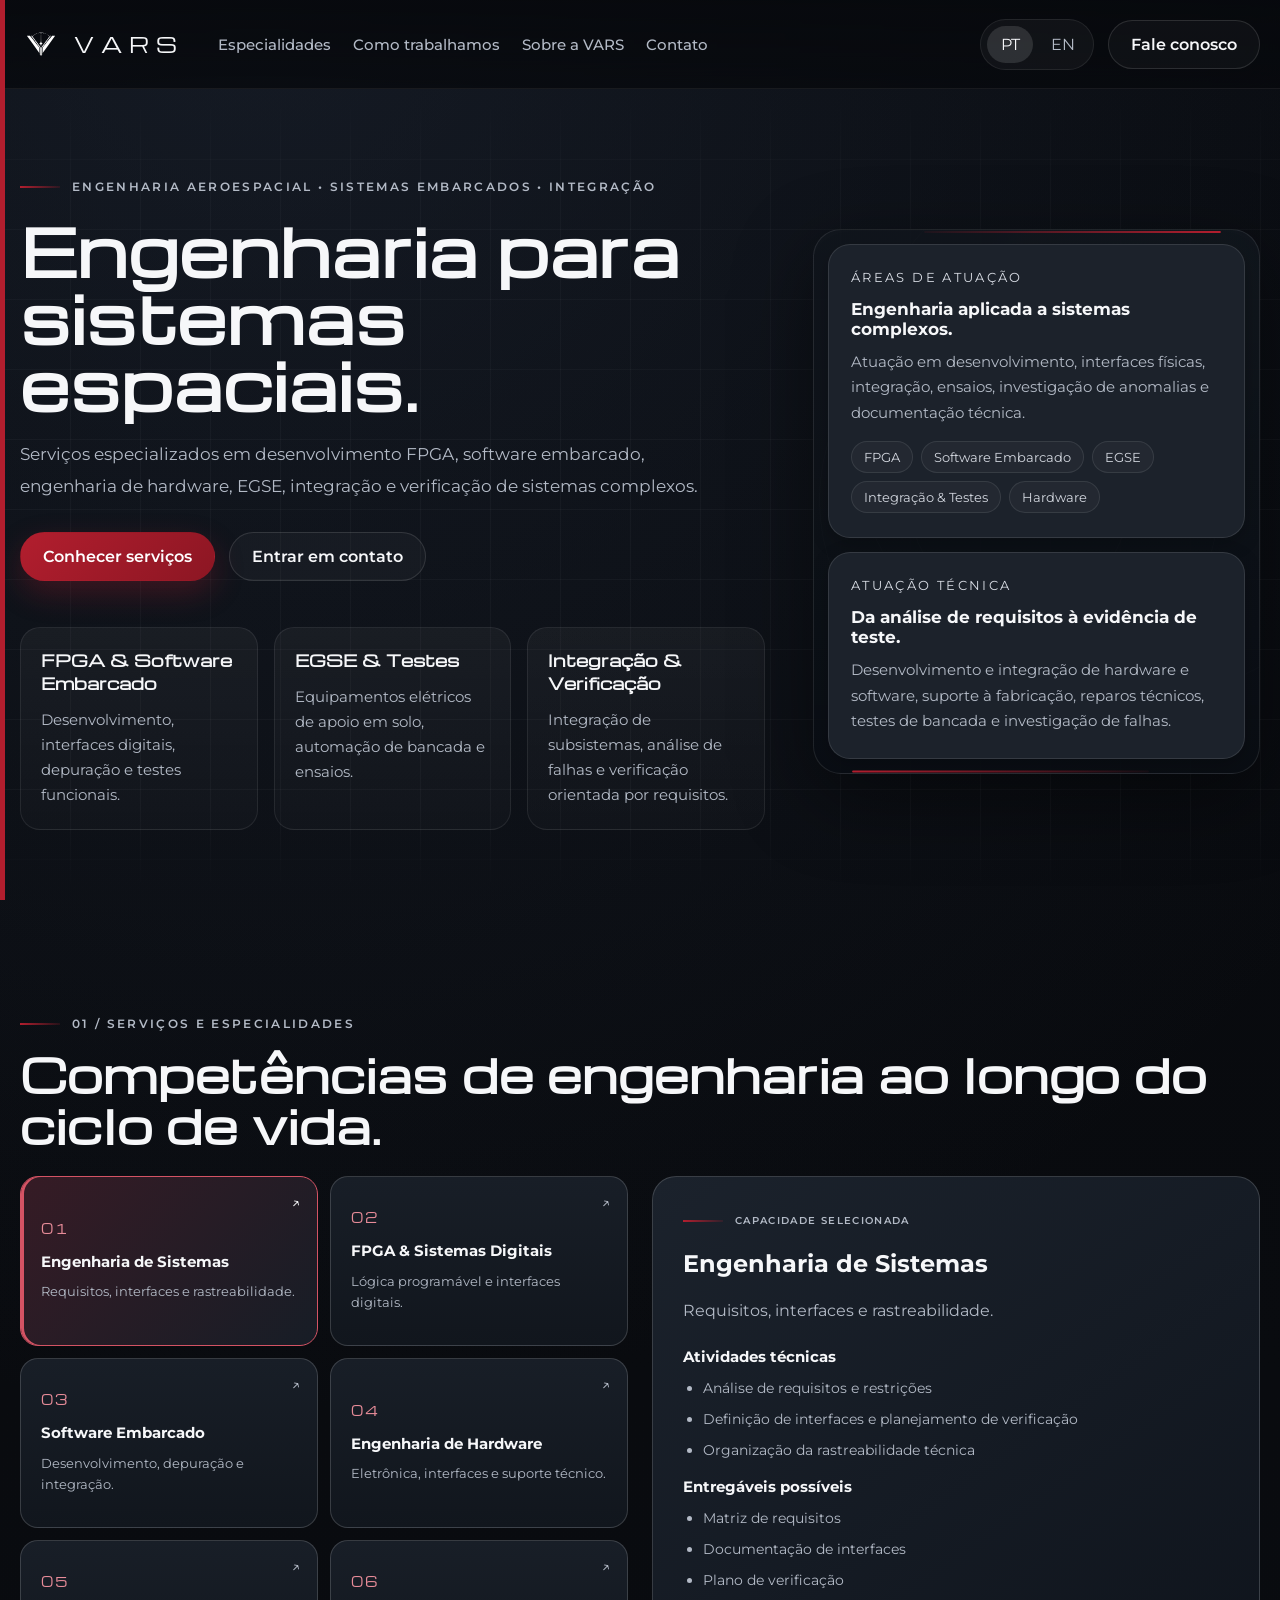
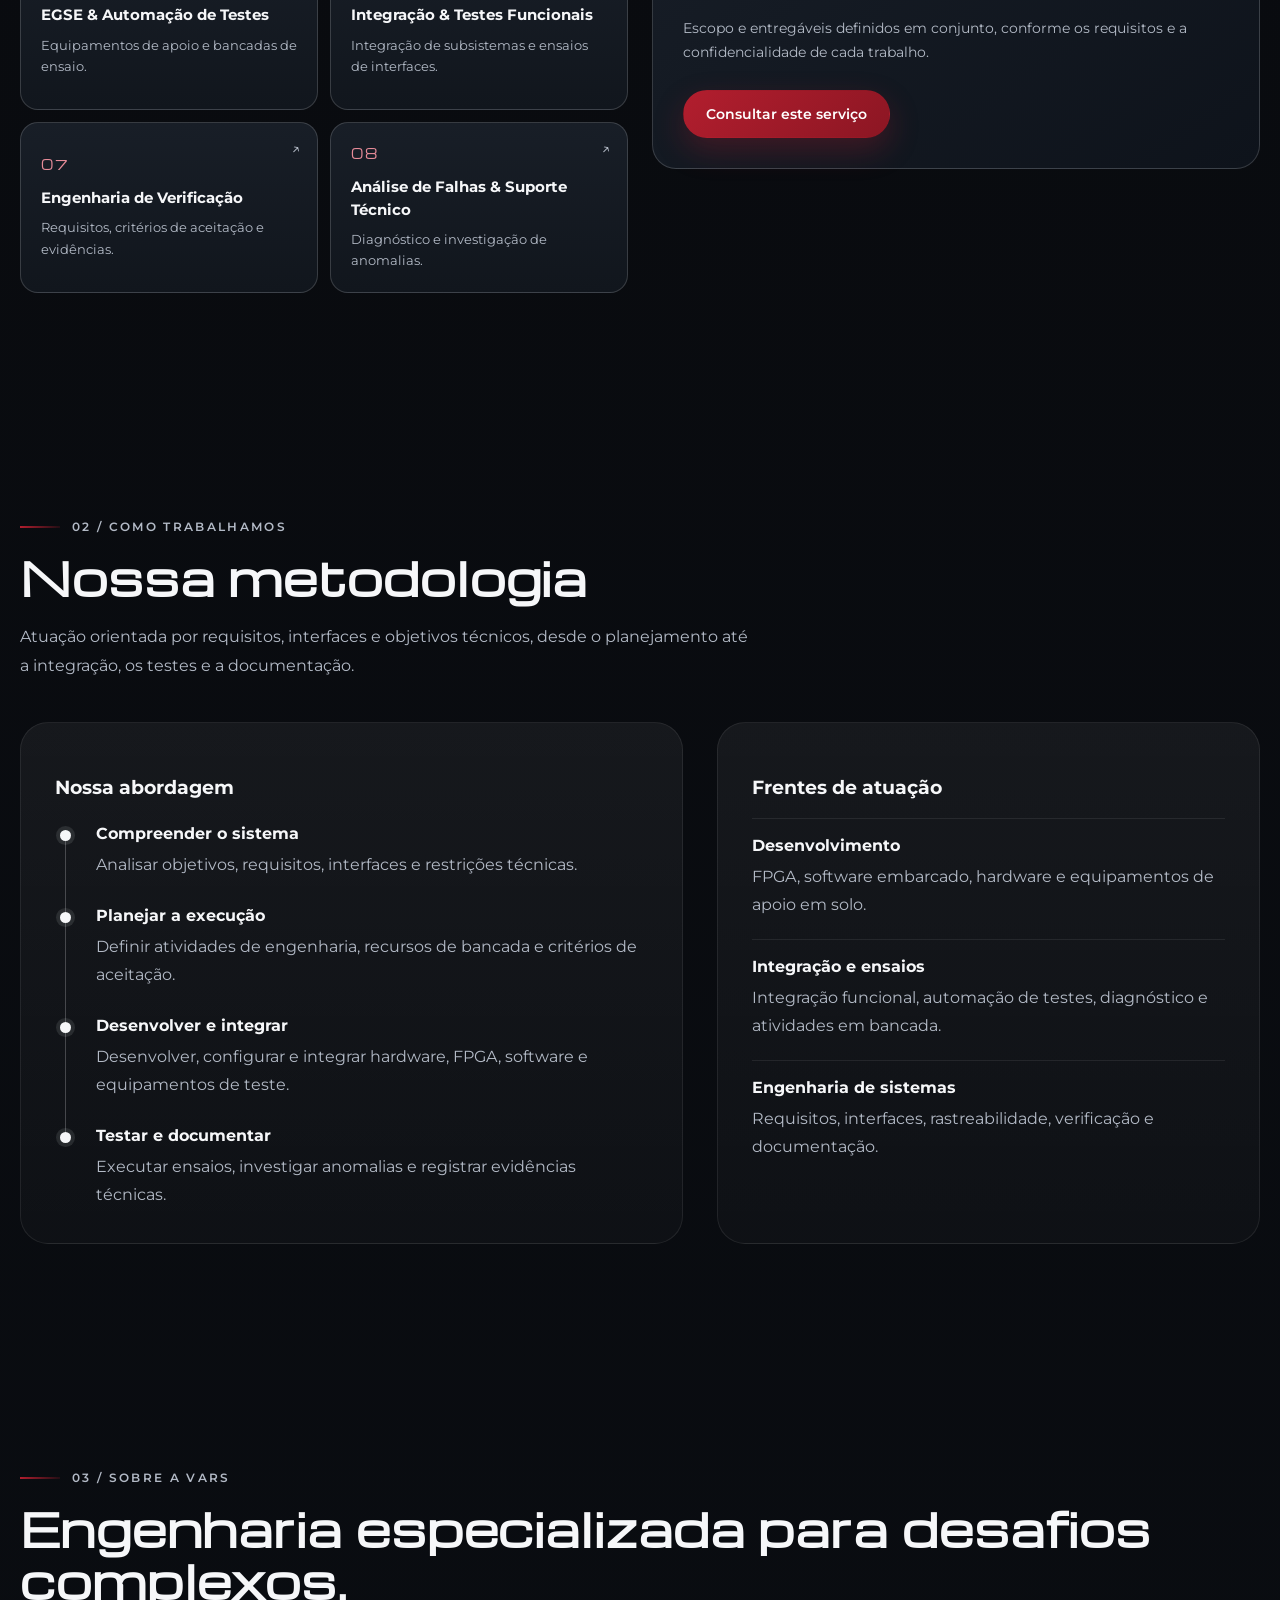
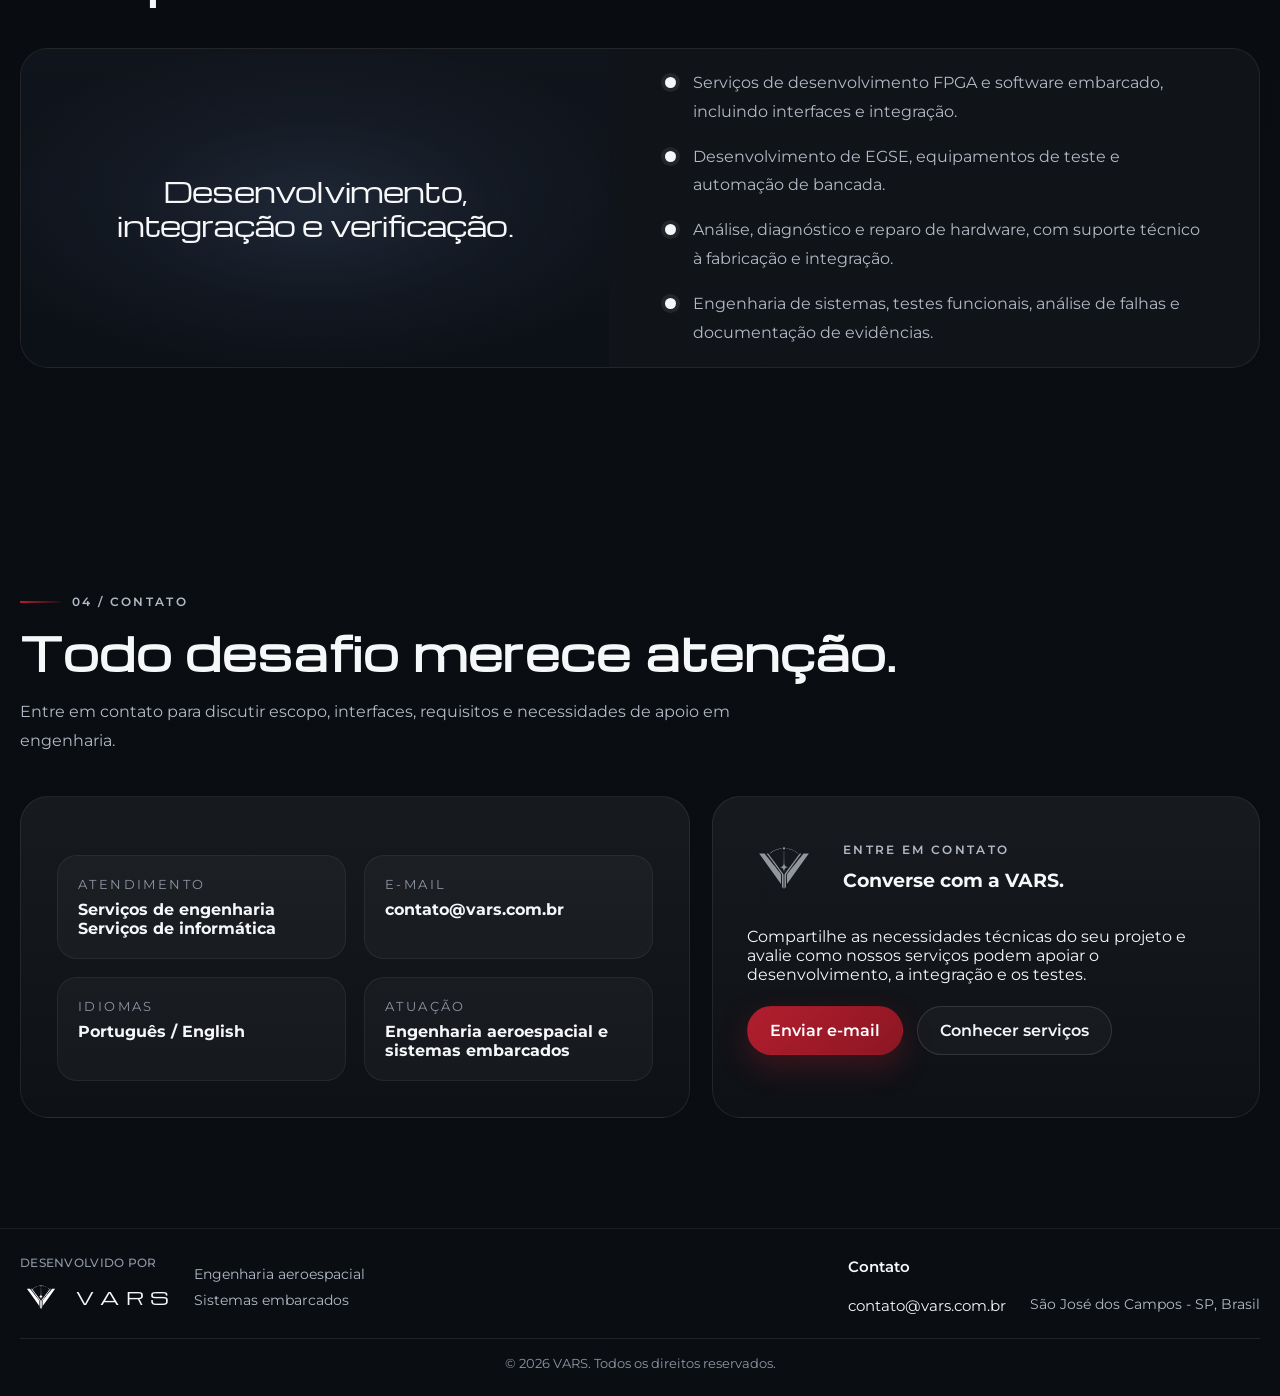
<file: index.html>
<!DOCTYPE html>
<html lang="pt-BR">
<head>
<meta charset="utf-8">
<meta name="viewport" content="width=device-width, initial-scale=1">
<title>VARS | Aerospace Engineering & Consulting</title>
<link rel="icon" type="image/svg+xml" href="assets/vars-symbol.svg">
<meta name="description" content="VARS provides aerospace engineering services in FPGA, embedded software, hardware engineering, EGSE, integration, testing and systems engineering.">
<link rel="preconnect" href="https://fonts.googleapis.com">
<link rel="preconnect" href="https://fonts.gstatic.com" crossorigin>
<link href="https://fonts.googleapis.com/css2?family=Michroma&family=Montserrat:wght@400;500;600;700&display=swap" rel="stylesheet">
<link rel="stylesheet" href="services.css">
<style>
:root {
  --bg: #090b0f;
  --bg-soft: #11161d;
  --bg-alt: #161d27;
  --panel: rgba(18, 24, 32, 0.82);
  --panel-2: rgba(10, 14, 20, 0.88);
  --line: rgba(255,255,255,0.08);
  --line-strong: rgba(255,255,255,0.16);
  --text: #f6f7f9;
  --muted: #b3bac6;
  --muted-2: #8f97a4;
  --red: #b21e2e;
  --red-soft: rgba(178, 30, 46, 0.18);
  --blue: #2e3a4f;
  --graphite: #1f242b;
  --white-tech: #f6f7f9;
  --radius: 22px;
  --shadow: 0 24px 80px rgba(0,0,0,0.45);
  --content: 1240px;
}
* { box-sizing: border-box; }
html { scroll-behavior: smooth; }
body {
  margin: 0;
  font-family: 'Montserrat', system-ui, -apple-system, BlinkMacSystemFont, 'Segoe UI', sans-serif;
  background:
    radial-gradient(circle at 20% 0%, rgba(46,58,79,0.35), transparent 30%),
    linear-gradient(180deg, #07090d 0%, #090b0f 30%, #0a0d12 100%);
  color: var(--text);
  overflow-x: hidden;
}
a { color: inherit; text-decoration: none; }
img { max-width: 100%; display: block; }
button { font: inherit; }
.container { width: min(calc(100% - 40px), var(--content)); margin: 0 auto; }
.section { position: relative; padding: 110px 0; }
.grid-bg::before {
  content: "";
  position: absolute;
  inset: 0;
  background-image:
    linear-gradient(to right, rgba(255,255,255,0.035) 1px, transparent 1px),
    linear-gradient(to bottom, rgba(255,255,255,0.035) 1px, transparent 1px);
  background-size: 70px 70px;
  mask-image: linear-gradient(180deg, transparent, rgba(0,0,0,0.8) 12%, rgba(0,0,0,0.9) 88%, transparent);
  pointer-events: none;
}
.eyebrow {
  display: inline-flex;
  align-items: center;
  gap: 12px;
  color: var(--muted);
  text-transform: uppercase;
  letter-spacing: 0.2em;
  font-size: 0.73rem;
  font-weight: 600;
}
.eyebrow::before {
  content: "";
  width: 40px;
  height: 2px;
  background: linear-gradient(90deg, var(--red), rgba(178,30,46,0.15));
}
.section-title {
  font-family: 'Michroma', 'Montserrat', sans-serif;
  font-size: clamp(1.9rem, 2vw + 1.2rem, 3.25rem);
  line-height: 1.15;
  margin: 18px 0 18px;
  letter-spacing: -0.04em;
}
.section-intro {
  max-width: 740px;
  color: var(--muted);
  font-size: 1.02rem;
  line-height: 1.8;
}
.topbar {
  position: sticky;
  top: 0;
  z-index: 50;
  backdrop-filter: blur(18px);
  background: linear-gradient(180deg, rgba(7,9,13,0.94), rgba(7,9,13,0.78));
  border-bottom: 1px solid rgba(255,255,255,0.07);
}
.nav {
  min-height: 88px;
  display: flex;
  align-items: center;
  justify-content: space-between;
  gap: 28px;
}
.nav-left { display: flex; align-items: center; gap: 28px; }
.brand {
  display: inline-flex;
  align-items: center;
  gap: 14px;
  min-width: 170px;
}
.brand-logo {
  width: 154px;
  height: auto;
}
.nav-links {
  display: flex;
  align-items: center;
  gap: 22px;
  flex-wrap: wrap;
}
.nav-links a {
  position: relative;
  color: var(--muted);
  font-size: 0.94rem;
  font-weight: 500;
  padding: 8px 0;
}
.nav-links a::after {
  content: "";
  position: absolute;
  left: 0;
  right: 0;
  bottom: -3px;
  height: 2px;
  transform: scaleX(0);
  transform-origin: left;
  background: var(--red);
  transition: transform .25s ease;
}
.nav-links a:hover, .nav-links a:focus-visible { color: var(--text); }
.nav-links a:hover::after, .nav-links a:focus-visible::after { transform: scaleX(1); }
.nav-right { display: flex; align-items: center; gap: 14px; }
.lang-switch {
  display: inline-flex;
  align-items: center;
  gap: 6px;
  padding: 6px;
  background: rgba(255,255,255,0.04);
  border: 1px solid rgba(255,255,255,0.08);
  border-radius: 999px;
}
.lang-btn {
  min-width: 46px;
  border-radius: 999px;
  border: 0;
  color: var(--muted);
  background: transparent;
  padding: 9px 12px;
  cursor: pointer;
  transition: .22s ease;
}
.lang-btn.active {
  background: rgba(255,255,255,0.12);
  color: var(--text);
}
.menu-btn {
  display: none;
  width: 44px;
  height: 44px;
  border: 1px solid rgba(255,255,255,0.1);
  border-radius: 50%;
  background: transparent;
  color: var(--text);
  cursor: pointer;
}
.btn {
  display: inline-flex;
  align-items: center;
  justify-content: center;
  gap: 10px;
  border-radius: 999px;
  padding: 14px 22px;
  font-weight: 600;
  transition: transform .2s ease, background .2s ease, border-color .2s ease;
  border: 1px solid transparent;
}
.btn:hover { transform: translateY(-1px); }
.btn-primary {
  background: linear-gradient(135deg, var(--red), #8c1623);
  color: #fff;
  box-shadow: 0 12px 30px rgba(178, 30, 46, 0.28);
}
.btn-secondary {
  background: rgba(255,255,255,0.03);
  border-color: rgba(255,255,255,0.12);
  color: var(--text);
}
.hero {
  position: relative;
  padding: 84px 0 70px;
  overflow: hidden;
}
.hero-layout {
  display: grid;
  grid-template-columns: minmax(0, 1.25fr) minmax(420px, .75fr);
  gap: 48px;
  align-items: center;
}
.hero-copy h1 {
  font-family: 'Michroma', 'Montserrat', sans-serif;
  font-size: clamp(2.4rem, 5vw, 5rem);
  line-height: 1.05;
  margin: 22px 0 20px;
  letter-spacing: -0.055em;
  max-width: 12ch;
}
.hero-copy p {
  color: var(--muted);
  font-size: 1.08rem;
  line-height: 1.85;
  max-width: 64ch;
}
.hero-actions {
  display: flex;
  gap: 14px;
  margin-top: 30px;
  flex-wrap: wrap;
}
.hero-meta {
  display: grid;
  grid-template-columns: repeat(3, minmax(0,1fr));
  gap: 16px;
  margin-top: 46px;
}
.metric {
  background: linear-gradient(180deg, rgba(255,255,255,0.045), rgba(255,255,255,0.02));
  border: 1px solid var(--line);
  border-radius: 20px;
  padding: 20px;
  min-height: 130px;
}
.metric strong {
  display: block;
  font-family: 'Michroma', 'Montserrat', sans-serif;
  font-size: 1rem;
  margin-bottom: 14px;
}
.metric span {
  display: block;
  color: var(--muted);
  line-height: 1.7;
  font-size: 0.93rem;
}
.hero-panel {
  position: relative;
  min-height: 620px;
  border-radius: 28px;
  background:
    linear-gradient(180deg, rgba(17,22,29,0.9), rgba(10,14,20,0.95)),
    radial-gradient(circle at 70% 20%, rgba(46,58,79,0.55), transparent 35%);
  border: 1px solid rgba(255,255,255,0.09);
  box-shadow: var(--shadow);
  overflow: hidden;
}
.hero-panel::before {
  content: "";
  position: absolute;
  inset: 0;
  background-image: linear-gradient(to right, rgba(255,255,255,0.045) 1px, transparent 1px), linear-gradient(to bottom, rgba(255,255,255,0.045) 1px, transparent 1px);
  background-size: 44px 44px;
  opacity: 0.28;
}
.orbit {
  position: absolute;
  border: 1px solid rgba(255,255,255,0.08);
  border-radius: 999px;
}
.orbit.one { width: 560px; height: 560px; right: -150px; top: -90px; }
.orbit.two { width: 400px; height: 400px; right: 40px; top: 70px; }
.orbit.three { width: 220px; height: 220px; right: 130px; top: 160px; }
.hero-card-stack {
  position: absolute;
  left: 38px;
  right: 38px;
  bottom: 34px;
  display: grid;
  gap: 16px;
}
.float-card {
  position: relative;
  background: linear-gradient(180deg, rgba(255,255,255,0.07), rgba(255,255,255,0.03));
  border: 1px solid rgba(255,255,255,0.09);
  border-radius: 22px;
  padding: 24px 22px;
  backdrop-filter: blur(14px);
}
.float-card .card-label {
  color: #d9dde5;
  font-size: 0.82rem;
  letter-spacing: 0.18em;
  text-transform: uppercase;
  margin-bottom: 14px;
}
.float-card strong {
  display: block;
  font-size: 1.06rem;
  margin-bottom: 10px;
}
.float-card p {
  color: var(--muted);
  margin: 0;
  line-height: 1.7;
  font-size: 0.94rem;
}
.float-card .micro-list {
  margin-top: 16px;
  display: flex;
  flex-wrap: wrap;
  gap: 8px;
}
.micro-tag {
  display: inline-flex;
  align-items: center;
  padding: 7px 12px;
  border-radius: 999px;
  border: 1px solid rgba(255,255,255,0.09);
  background: rgba(255,255,255,0.03);
  color: #d3d7df;
  font-size: 0.83rem;
}
.capabilities-grid {
  display: grid;
  grid-template-columns: repeat(3, minmax(0, 1fr));
  gap: 18px;
  margin-top: 42px;
}
.capability {
  position: relative;
  padding: 28px 24px;
  border-radius: 24px;
  background: linear-gradient(180deg, rgba(255,255,255,0.05), rgba(255,255,255,0.02));
  border: 1px solid rgba(255,255,255,0.08);
  min-height: 245px;
  transition: transform .22s ease, border-color .22s ease, background .22s ease;
}
.capability:hover {
  transform: translateY(-4px);
  border-color: rgba(178,30,46,0.45);
  background: linear-gradient(180deg, rgba(255,255,255,0.06), rgba(255,255,255,0.025));
}
.capability-number {
  font-family: 'Michroma', 'Montserrat', sans-serif;
  color: var(--red);
  font-size: 0.84rem;
  letter-spacing: 0.18em;
}
.capability h3 {
  font-size: 1.2rem;
  margin: 18px 0 12px;
}
.capability p {
  color: var(--muted);
  line-height: 1.8;
  margin: 0;
}
.pillars {
  display: grid;
  grid-template-columns: 1.1fr .9fr;
  gap: 34px;
  margin-top: 42px;
  align-items: stretch;
}
.process-panel, .trust-panel {
  background: linear-gradient(180deg, rgba(255,255,255,0.055), rgba(255,255,255,0.025));
  border-radius: 28px;
  border: 1px solid rgba(255,255,255,0.08);
  padding: 34px;
}
.process-list {
  display: grid;
  gap: 20px;
  margin-top: 20px;
}
.process-item {
  display: grid;
  grid-template-columns: 60px minmax(0,1fr);
  gap: 18px;
  align-items: start;
}
.process-step {
  width: 60px;
  height: 60px;
  border-radius: 18px;
  background: rgba(178,30,46,0.12);
  border: 1px solid rgba(178,30,46,0.3);
  display: grid;
  place-items: center;
  font-family: 'Michroma', 'Montserrat', sans-serif;
  color: #f1c8cd;
  font-size: 0.9rem;
}
.process-item h4, .trust-panel h4 {
  margin: 0 0 8px;
  font-size: 1.03rem;
}
.process-item p, .trust-panel p {
  margin: 0;
  color: var(--muted);
  line-height: 1.75;
}
.trust-list {
  display: grid;
  gap: 20px;
  margin-top: 18px;
}
.trust-row {
  padding-top: 16px;
  border-top: 1px solid rgba(255,255,255,0.08);
}
.split-banner {
  display: grid;
  grid-template-columns: .95fr 1.05fr;
  gap: 0;
  margin-top: 42px;
  border-radius: 28px;
  overflow: hidden;
  border: 1px solid rgba(255,255,255,0.08);
  background: rgba(255,255,255,0.03);
}
.banner-brand {
  position: relative;
  padding: 52px;
  background:
    radial-gradient(circle at 30% 20%, rgba(46,58,79,0.55), transparent 30%),
    linear-gradient(180deg, #10151d, #0c1118);
  min-height: 360px;
}
.banner-brand .tagline {
  margin-top: 34px;
  max-width: 18ch;
  font-family: 'Michroma', 'Montserrat', sans-serif;
  font-size: clamp(1.6rem, 2vw + 1rem, 2.55rem);
  line-height: 1.2;
}
.banner-copy {
  padding: 52px;
  display: grid;
  gap: 24px;
  align-content: center;
}
.banner-points {
  display: grid;
  gap: 16px;
}
.banner-point {
  display: grid;
  grid-template-columns: 18px minmax(0,1fr);
  gap: 14px;
}
.banner-point i {
  width: 11px;
  height: 11px;
  border-radius: 50%;
  margin: 8px 0 0 3.5px;
  background: #f6f7f9;
  box-shadow: 0 0 0 4px rgba(246,247,249,0.08);
  animation: varsTopicBreathe 4.5s ease-in-out infinite;
}
.banner-point:nth-child(1) i { animation-delay: 0s; }
.banner-point:nth-child(2) i { animation-delay: -3.375s; }
.banner-point:nth-child(3) i { animation-delay: -2.25s; }
.banner-point:nth-child(4) i { animation-delay: -1.125s; }
@keyframes varsTopicBreathe {
  0%,100% { opacity: .48; filter: brightness(1); box-shadow: 0 0 0 4px rgba(246,247,249,.05); }
  50% { opacity: 1; filter: brightness(1.85); box-shadow: 0 0 0 4px rgba(246,247,249,.12), 0 0 12px rgba(255,255,255,.35); }
}
@media (prefers-reduced-motion: reduce) {
  .banner-point i { animation: none; opacity: .9; }
}
.banner-point p {
  margin: 0;
  color: var(--muted);
  line-height: 1.8;
}
.contact-shell {
  display: grid;
  grid-template-columns: minmax(0, 1.1fr) minmax(320px, .9fr);
  gap: 22px;
  margin-top: 40px;
}
.contact-panel, .contact-box {
  border-radius: 28px;
  border: 1px solid rgba(255,255,255,0.08);
  background: linear-gradient(180deg, rgba(255,255,255,0.055), rgba(255,255,255,0.02));
}
.contact-panel { padding: 36px; }
.contact-list {
  display: grid;
  grid-template-columns: repeat(2, minmax(0,1fr));
  gap: 18px;
  margin-top: 22px;
}
.contact-item {
  padding: 20px;
  border-radius: 20px;
  background: rgba(255,255,255,0.03);
  border: 1px solid rgba(255,255,255,0.06);
}
.contact-item small {
  display: block;
  color: var(--muted-2);
  text-transform: uppercase;
  letter-spacing: .18em;
  margin-bottom: 8px;
}
.contact-item strong { font-size: 1rem; }
.contact-box {
  position: relative;
  overflow: hidden;
  padding: 34px;
}
.contact-box::before { content: none; }
.contact-box .iso-ghost {
  width: 74px;
  opacity: 0.94;
  margin-bottom: 28px;
}
.footer {
  padding: 34px 0 46px;
  border-top: 1px solid rgba(255,255,255,0.07);
}
.footer-grid {
  display: flex;
  justify-content: space-between;
  gap: 24px;
  flex-wrap: wrap;
  align-items: center;
}
.footer small { color: var(--muted-2); font-size: 0.92rem; }
.fade-in {
  opacity: 0;
  transform: translateY(18px);
  transition: opacity .7s ease, transform .7s ease;
}
.fade-in.visible {
  opacity: 1;
  transform: translateY(0);
}
@media (max-width: 1120px) {
  .hero-layout, .pillars, .split-banner, .contact-shell { grid-template-columns: 1fr; }
  .hero-panel { min-height: 540px; }
  .hero-copy h1 { max-width: 13ch; }
}
@media (max-width: 920px) {
  .nav { min-height: 78px; }
  .menu-btn { display: inline-grid; place-items: center; }
  .nav-links {
    position: absolute;
    left: 20px;
    right: 20px;
    top: calc(100% + 10px);
    background: rgba(9,11,15,0.98);
    border: 1px solid rgba(255,255,255,0.08);
    border-radius: 22px;
    padding: 18px;
    display: none;
    flex-direction: column;
    align-items: flex-start;
  }
  .nav-links.open { display: flex; }
  .hide-mobile { display: none; }
  .capabilities-grid { grid-template-columns: repeat(2, minmax(0,1fr)); }
  .hero-meta { grid-template-columns: 1fr; }
  .contact-list { grid-template-columns: 1fr; }
}
@media (max-width: 640px) {
  .section { padding: 84px 0; }
  .container { width: min(calc(100% - 28px), var(--content)); }
  .hero { padding: 52px 0 46px; }
  .hero-layout { gap: 28px; }
  .hero-copy h1 { font-size: clamp(2rem, 10vw, 3.15rem); }
  .hero-panel { min-height: 500px; }
  .hero-card-stack { left: 18px; right: 18px; bottom: 18px; }
  .capabilities-grid { grid-template-columns: 1fr; }
  .process-panel, .trust-panel, .banner-brand, .banner-copy, .contact-panel, .contact-box { padding: 24px; }
  .brand-logo { width: 126px; }
}

.hero-panel {
  display: flex;
  flex-direction: column;
  align-items: center;
  min-height: 730px;
  padding: 30px 24px 24px;
  isolation: isolate;
}
.hero-panel::before { opacity: 0.12; }
.hero-panel .orbit { opacity: 0.30; pointer-events: none; }
.hero-card-stack {
  position: relative;
  z-index: 2;
  left: auto;
  right: auto;
  bottom: auto;
  width: 100%;
  margin-top: auto;
  gap: 14px;
}
.float-card {
  background: #1c222b;
  border-color: rgba(255,255,255,0.11);
  backdrop-filter: none;
  box-shadow: 0 6px 20px rgba(0,0,0,.20);
}
@media (max-width: 640px) {
  .hero-panel { min-height: 720px; padding: 20px 14px 14px; }
  .hero-card-stack { left: auto; right: auto; bottom: auto; }
}

.hero-panel { min-height: 0; padding: 24px; display: block; }
.hero-card-stack { margin-top: 0; position: relative; z-index: 2; }
.hero-panel .orbit { opacity: 0.16; }
@media (max-width: 640px) {
  .hero-panel { min-height: 0; padding: 14px; }
}

html{scroll-padding-top:108px}
/* Offset section padding only when navigating to an anchor. */
.section[id]{scroll-margin-top:-106px}
@media(max-width:640px){.section[id]{scroll-margin-top:-90px}}
.topbar{position:sticky;top:0;z-index:1000}
body::before{content:"";position:fixed;inset:0 auto 0 0;width:5px;background:#b21e2e;z-index:1100;pointer-events:none}
.vars-header-lockup{display:flex;align-items:center;gap:12px;white-space:nowrap}
.vars-header-symbol{width:42px;height:43px;object-fit:contain}
.vars-header-name{font:400 20px 'Michroma',sans-serif;color:#f6f7f9;letter-spacing:.025em}
@media(max-width:640px){body::before{width:3px}.vars-header-symbol{width:33px;height:34px}.vars-header-name{font-size:15px}.topbar{position:sticky;top:0}}

.hero-copy h1 { letter-spacing: 0.015em; }
.section-title { letter-spacing: 0.02em; }

.hero-panel{height:auto;min-height:0;display:block;align-self:center;padding:14px}
.hero-panel .hero-card-stack{position:relative;inset:auto;width:100%;margin:0;display:grid;gap:14px}
.hero-panel .vars-perimeter{position:absolute;inset:0;width:100%;height:100%;z-index:4;pointer-events:none;overflow:hidden}
@media(max-width:640px){.hero-panel{height:auto;min-height:0;padding:14px}}
.vars-perimeter-guide{fill:none;stroke:none}
.vars-perimeter-trail{fill:none;stroke-width:2;vector-effect:non-scaling-stroke;stroke-linejoin:round;stroke-linecap:round}
@media(prefers-reduced-motion:reduce){.vars-perimeter-trail{opacity:.7}}

.contact-box .iso-ghost{
  animation: varsLogoBreathe 4.5s ease-in-out infinite;
  will-change: opacity, filter;
}
@keyframes varsLogoBreathe{
  0%,100%{opacity:.47;filter:brightness(1) drop-shadow(0 0 0 rgba(255,255,255,0))}
  50%{opacity:1;filter:brightness(1.85) drop-shadow(0 0 12px rgba(255,255,255,.38))}
}
@media(prefers-reduced-motion:reduce){
  .contact-box .iso-ghost{animation:none;opacity:.8;filter:none;will-change:auto}
}

.hero-copy > .hero-actions .btn{
  transition: box-shadow .35s ease, transform .35s ease, border-color .35s ease, background-color .35s ease;
}
.hero-copy > .hero-actions .btn-primary:hover{
  box-shadow: 0 0 16px rgba(178,30,46,.62), 0 0 34px rgba(178,30,46,.33);
  transform: translateY(-2px);
}
.hero-copy > .hero-actions .btn-secondary:hover{
  border-color: rgba(246,247,249,.68);
  box-shadow: 0 0 15px rgba(246,247,249,.25), 0 0 30px rgba(160,185,215,.12);
  transform: translateY(-2px);
}
@media(prefers-reduced-motion:reduce){
  .hero-copy > .hero-actions .btn{transition:none}
  .hero-copy > .hero-actions .btn:hover{transform:none}
}

.process-list{position:relative;display:grid;gap:26px;margin-top:24px;padding-left:0}
.process-list::before{content:"";position:absolute;left:10px;top:10px;bottom:calc(100% - 10px);width:1px;background:rgba(246,247,249,.26);pointer-events:none}
.process-item{display:grid;grid-template-columns:21px minmax(0,1fr);gap:20px;align-items:start;position:relative}
.process-item:not(:last-child)::after{content:"";position:absolute;left:10px;top:10px;width:1px;height:calc(100% + 26px);background:rgba(246,247,249,.23);pointer-events:none}
.process-step{width:11px;height:11px;border-radius:50%;background:#f6f7f9;border:0;box-shadow:0 0 0 4px rgba(246,247,249,.10);font-size:0;color:transparent;display:block;margin:7px 0 0 5px;padding:0}

.banner-brand{
  display:flex;
  flex-direction:column;
  align-items:center;
  justify-content:center;
  text-align:center;
  gap:32px;
}
.banner-brand .tagline{
  margin:0 auto;
  max-width:20ch;
  text-align:center;
}

.banner-brand{
  background:
    radial-gradient(ellipse 58% 52% at 50% 50%, rgba(46,58,79,.52) 0%, rgba(46,58,79,.15) 58%, transparent 100%),
    linear-gradient(180deg,#10151d,#0c1118);
}

#value .banner-brand{padding-top:18px;padding-bottom:18px;min-height:0;gap:18px}
#value .banner-copy{padding-top:20px;padding-bottom:20px}
@media(max-width:640px){#value .banner-brand{padding-top:22px;padding-bottom:22px;gap:18px}#value .banner-copy{padding-top:24px;padding-bottom:24px}}

/* About VARS: centered Michroma statement without the symbol. */
#value .banner-brand{
  display:flex;
  align-items:center;
  justify-content:center;
  gap:0;
  padding:36px 28px;
}
#value .banner-brand .tagline{
  position:static;
  top:auto;
  margin:0;
  width:100%;
  max-width:20ch;
  font-family:'Michroma','Montserrat',sans-serif;
  font-size:clamp(1.22rem,2.15vw,2.5rem);
  line-height:1.24;
  letter-spacing:-0.03em;
  text-align:center;
  text-wrap:balance;
}
@media(max-width:640px){
  #value .banner-brand{padding:40px 22px}
}


.contact-heading-row{display:flex;align-items:center;gap:22px;margin-bottom:22px}
.contact-heading-row .iso-ghost{width:74px;height:auto;flex:0 0 74px;margin:0}
.contact-heading-copy{min-width:0}
.contact-heading-copy .eyebrow{display:block;margin:0 0 12px}
.contact-heading-copy h3{margin:0}
@media(max-width:480px){.contact-heading-row{gap:14px}.contact-heading-row .iso-ghost{width:56px;flex-basis:56px}.contact-heading-copy .eyebrow{font-size:.68rem}}

#contact [data-i18n="contactTypeValue"]{white-space:pre-line;display:block}

.vars-footer{padding-top:8px}
.vars-footer-main{display:grid;grid-template-columns:1fr 1fr;gap:36px;padding-bottom:40px}
.vars-footer-brand{display:flex;align-items:center;gap:14px;font-family:'Michroma','Montserrat',sans-serif;font-size:18px;letter-spacing:.04em;color:#f6f7f9}
.vars-footer-brand img{width:42px;height:42px;object-fit:contain}
.vars-footer-identity p,.vars-footer-contact p{white-space:pre-line;color:var(--muted);line-height:1.75;margin:14px 0 0;font-size:.9rem}
.vars-footer-contact{justify-self:end;min-width:260px}
.vars-footer-contact h3{margin:0 0 16px;color:#f6f7f9;font-size:.95rem;font-weight:600}
.vars-footer-contact a{color:#f6f7f9;font-size:.94rem;text-decoration:none}
.vars-footer-contact a:hover{text-decoration:underline}
.vars-footer-bottom{border-top:1px solid rgba(255,255,255,.09);padding-top:22px;color:var(--muted-2)}
.vars-footer-bottom small{font-size:.8rem}
@media(max-width:640px){.vars-footer-main{grid-template-columns:1fr;gap:28px}.vars-footer-contact{justify-self:start;min-width:0}}

.vars-footer-main{grid-template-columns:minmax(0,1fr) minmax(0,1fr);gap:28px;align-items:center}
.vars-footer-brand-row{display:flex;align-items:center;gap:24px}
.vars-footer-description{margin:0!important;white-space:pre-line;flex:1;min-width:0}
.vars-footer-contact{min-width:0;justify-self:end}
.vars-footer-contact-row{display:flex;align-items:center;gap:24px;flex-wrap:wrap}
.vars-footer-contact-row p{margin:0}
@media(max-width:900px){.vars-footer-main{grid-template-columns:1fr;gap:28px}.vars-footer-contact{justify-self:start}}
@media(max-width:640px){.vars-footer-brand-row,.vars-footer-contact-row{flex-wrap:wrap;gap:12px}.vars-footer-description{flex-basis:150px}}

.footer{padding-top:20px;padding-bottom:24px}
.vars-footer-main{padding-bottom:20px}
.vars-footer-bottom{padding-top:14px;text-align:center}
@media(max-width:640px){.footer{padding-top:18px;padding-bottom:22px}.vars-footer-main{padding-bottom:18px}}

.vars-footer-signature{display:flex;flex-direction:column;align-items:flex-start;gap:6px;flex-shrink:0}
.vars-footer-signature>small{color:var(--muted-2);font-family:'Montserrat',sans-serif;font-size:.72rem;font-weight:500;line-height:1.2;letter-spacing:.025em}
</style>
</head>
<body>
  <header class="topbar">
    <div class="container nav">
      <div class="nav-left">
        <a class="brand" href="#home" aria-label="VARS home">
          <span class="vars-header-lockup"><img src="assets/vars-symbol.svg" class="vars-header-symbol" alt=""><span class="vars-header-name">V A R S</span></span>
        </a>
        <nav class="nav-links" aria-label="Primary navigation">
          <a href="#capabilities" data-i18n="navCapabilities">Especialidades</a>
          <a href="#approach" data-i18n="navApproach">Como trabalhamos</a>
          <a href="#value" data-i18n="navValue">Sobre a VARS</a>
          <a href="#contact" data-i18n="navContact">Contato</a>
        </nav>
      </div>
      <div class="nav-right">
        <div class="lang-switch" aria-label="Language switcher">
          <button class="lang-btn active" data-lang="pt" type="button">PT</button>
          <button class="lang-btn" data-lang="en" type="button">EN</button>
        </div>
        <a class="btn btn-secondary hide-mobile" href="#contact" data-i18n="navCta">Fale conosco</a>
        <button class="menu-btn" type="button" aria-label="Toggle menu">☰</button>
      </div>
    </div>
  </header>
  <main id="home">
    <section class="hero grid-bg">
      <div class="container hero-layout">
        <div class="hero-copy fade-in">
          <span class="eyebrow" data-i18n="heroEyebrow">ENGENHARIA AEROESPACIAL • SISTEMAS EMBARCADOS • INTEGRAÇÃO</span>
          <h1 data-i18n="heroTitle">Engenharia para sistemas espaciais.</h1>
          <p data-i18n="heroText">Serviços especializados em desenvolvimento FPGA, software embarcado, engenharia de hardware, EGSE, integração e verificação de sistemas complexos.</p>
          <div class="hero-actions">
            <a class="btn btn-primary" href="#capabilities" data-i18n="heroPrimary">Conhecer serviços</a>
            <a class="btn btn-secondary" href="#contact" data-i18n="heroSecondary">Entrar em contato</a>
          </div>
          <div class="hero-meta">
            <div class="metric"><strong data-i18n="metric1Title">FPGA &amp; Software Embarcado</strong><span data-i18n="metric1Text">Desenvolvimento, interfaces digitais, depuração e testes funcionais.</span></div>
            <div class="metric"><strong data-i18n="metric2Title">EGSE &amp; Testes</strong><span data-i18n="metric2Text">Equipamentos elétricos de apoio em solo, automação de bancada e ensaios.</span></div>
            <div class="metric"><strong data-i18n="metric3Title">Integração &amp; Verificação</strong><span data-i18n="metric3Text">Integração de subsistemas, análise de falhas e verificação orientada por requisitos.</span></div>
          </div>
        </div>
        <div class="hero-panel fade-in">
          <svg class="vars-perimeter" viewBox="0 0 100 100" preserveAspectRatio="none" aria-hidden="true" focusable="false">
            <defs>
              <linearGradient id="vars-trail-a" gradientUnits="userSpaceOnUse"><stop offset="0%" stop-color="#b21e2e" stop-opacity="0.08"/><stop offset="100%" stop-color="#b21e2e" stop-opacity="1"/></linearGradient>
              <linearGradient id="vars-trail-b" gradientUnits="userSpaceOnUse"><stop offset="0%" stop-color="#b21e2e" stop-opacity="0.08"/><stop offset="100%" stop-color="#b21e2e" stop-opacity="1"/></linearGradient>
            </defs>
            <rect class="vars-perimeter-guide" x=".35" y=".35" width="99.3" height="99.3" rx="4" ry="4"/>
            <path class="vars-perimeter-trail" stroke="url(#vars-trail-a)"/>
            <path class="vars-perimeter-trail" stroke="url(#vars-trail-b)"/>
          </svg>
          <span class="orbit one"></span><span class="orbit two"></span><span class="orbit three"></span>

          <div class="hero-card-stack">
            <div class="float-card">
              <div class="card-label" data-i18n="panelCard1Label">ÁREAS DE ATUAÇÃO</div>
              <strong data-i18n="panelCard1Title">Engenharia aplicada a sistemas complexos.</strong>
              <p data-i18n="panelCard1Text">Atuação em desenvolvimento, interfaces físicas, integração, ensaios, investigação de anomalias e documentação técnica.</p>
              <div class="micro-list"><span class="micro-tag" data-i18n="tag1">FPGA</span><span class="micro-tag" data-i18n="tag2">Software Embarcado</span><span class="micro-tag" data-i18n="tag3">EGSE</span><span class="micro-tag" data-i18n="tag4">Integração &amp; Testes</span><span class="micro-tag" data-i18n="tag5">Hardware</span></div>
            </div>
            <div class="float-card"><div class="card-label" data-i18n="panelCard2Label">ATUAÇÃO TÉCNICA</div><strong data-i18n="panelCard2Title">Da análise de requisitos à evidência de teste.</strong><p data-i18n="panelCard2Text">Desenvolvimento e integração de hardware e software, suporte à fabricação, reparos técnicos, testes de bancada e investigação de falhas.</p></div>
          </div>
        </div>
      </div>
    </section>
<section class="section" id="capabilities"><div class="container">
<span class="eyebrow" data-i18n="capEyebrow">01 / SERVIÇOS E ESPECIALIDADES</span>
<h2 class="section-title" data-i18n="capTitle">Competências de engenharia ao longo do ciclo de vida.</h2>
<div class="services-layout"><div class="service-grid" role="group" aria-label="Especialidades" id="service-options"><button type="button" class="service-card" id="service-0" aria-pressed="true" aria-controls="service-detail" data-service="0"><span class="capability-number">01</span><strong>Engenharia de Sistemas</strong><span class="service-summary">Requisitos, interfaces e rastreabilidade.</span><span class="service-indicator" aria-hidden="true">↗</span></button>
<button type="button" class="service-card" id="service-1" aria-pressed="false" aria-controls="service-detail" data-service="1"><span class="capability-number">02</span><strong>FPGA &amp; Sistemas Digitais</strong><span class="service-summary">Lógica programável e interfaces digitais.</span><span class="service-indicator" aria-hidden="true">↗</span></button>
<button type="button" class="service-card" id="service-2" aria-pressed="false" aria-controls="service-detail" data-service="2"><span class="capability-number">03</span><strong>Software Embarcado</strong><span class="service-summary">Desenvolvimento, depuração e integração.</span><span class="service-indicator" aria-hidden="true">↗</span></button>
<button type="button" class="service-card" id="service-3" aria-pressed="false" aria-controls="service-detail" data-service="3"><span class="capability-number">04</span><strong>Engenharia de Hardware</strong><span class="service-summary">Eletrônica, interfaces e suporte técnico.</span><span class="service-indicator" aria-hidden="true">↗</span></button>
<button type="button" class="service-card" id="service-4" aria-pressed="false" aria-controls="service-detail" data-service="4"><span class="capability-number">05</span><strong>EGSE &amp; Automação de Testes</strong><span class="service-summary">Equipamentos de apoio e bancadas de ensaio.</span><span class="service-indicator" aria-hidden="true">↗</span></button>
<button type="button" class="service-card" id="service-5" aria-pressed="false" aria-controls="service-detail" data-service="5"><span class="capability-number">06</span><strong>Integração &amp; Testes Funcionais</strong><span class="service-summary">Integração de subsistemas e ensaios de interfaces.</span><span class="service-indicator" aria-hidden="true">↗</span></button>
<button type="button" class="service-card" id="service-6" aria-pressed="false" aria-controls="service-detail" data-service="6"><span class="capability-number">07</span><strong>Engenharia de Verificação</strong><span class="service-summary">Requisitos, critérios de aceitação e evidências.</span><span class="service-indicator" aria-hidden="true">↗</span></button>
<button type="button" class="service-card" id="service-7" aria-pressed="false" aria-controls="service-detail" data-service="7"><span class="capability-number">08</span><strong>Análise de Falhas &amp; Suporte Técnico</strong><span class="service-summary">Diagnóstico e investigação de anomalias.</span><span class="service-indicator" aria-hidden="true">↗</span></button></div>
<section class="service-detail" id="service-detail" aria-labelledby="service-title" tabindex="-1">
<span class="eyebrow" data-i18n="selectedService">CAPACIDADE SELECIONADA</span><h3 id="service-title">Engenharia de Sistemas</h3>
<p id="service-description">Requisitos, interfaces e rastreabilidade.</p><div class="service-lists"><div><h4 data-i18n="activities">Atividades técnicas</h4><ul id="service-activities"><li>Análise de requisitos e restrições</li><li>Definição de interfaces e planejamento de verificação</li><li>Organização da rastreabilidade técnica</li></ul></div><div><h4 data-i18n="deliverables">Entregáveis possíveis</h4><ul id="service-deliverables"><li>Matriz de requisitos</li><li>Documentação de interfaces</li><li>Plano de verificação</li></ul></div></div>
<p class="scope-note" data-i18n="scopeNote">Escopo e entregáveis definidos em conjunto, conforme os requisitos e a confidencialidade de cada trabalho.</p>
<a class="btn btn-primary" id="service-cta" href="mailto:contato@vars.com.br?subject=Consulta%20%E2%80%94%20Engenharia%20de%20Sistemas" data-i18n="serviceCta">Consultar este serviço</a></section></div>
<p class="sr-only" id="service-status" role="status" aria-live="polite" aria-atomic="true"></p>
<noscript><p>Consulte atividades e entregáveis pelo e-mail <a href="mailto:contato@vars.com.br">contato@vars.com.br</a>.</p></noscript>
</div></section>
    <section class="section" id="approach"><div class="container"><span class="eyebrow fade-in" data-i18n="approachEyebrow">02 / COMO TRABALHAMOS</span><h2 class="section-title fade-in" data-i18n="approachTitle">Nossa metodologia</h2><p class="section-intro fade-in" data-i18n="approachIntro">Atuação orientada por requisitos, interfaces e objetivos técnicos, desde o planejamento até a integração, os testes e a documentação.</p><div class="pillars"><div class="process-panel fade-in"><h3 data-i18n="processTitle">Nossa abordagem</h3><div class="process-list"><div class="process-item"><div class="process-step">01</div><div><h4 data-i18n="step1Title">Compreender o sistema</h4><p data-i18n="step1Text">Analisar objetivos, requisitos, interfaces e restrições técnicas.</p></div></div><div class="process-item"><div class="process-step">02</div><div><h4 data-i18n="step2Title">Planejar a execução</h4><p data-i18n="step2Text">Definir atividades de engenharia, recursos de bancada e critérios de aceitação.</p></div></div><div class="process-item"><div class="process-step">03</div><div><h4 data-i18n="step3Title">Desenvolver e integrar</h4><p data-i18n="step3Text">Desenvolver, configurar e integrar hardware, FPGA, software e equipamentos de teste.</p></div></div><div class="process-item"><div class="process-step">04</div><div><h4 data-i18n="step4Title">Testar e documentar</h4><p data-i18n="step4Text">Executar ensaios, investigar anomalias e registrar evidências técnicas.</p></div></div></div></div><aside class="trust-panel fade-in"><h3 data-i18n="trustTitle">Frentes de atuação</h3><div class="trust-list"><div class="trust-row"><h4 data-i18n="trust1Title">Desenvolvimento</h4><p data-i18n="trust1Text">FPGA, software embarcado, hardware e equipamentos de apoio em solo.</p></div><div class="trust-row"><h4 data-i18n="trust2Title">Integração e ensaios</h4><p data-i18n="trust2Text">Integração funcional, automação de testes, diagnóstico e atividades em bancada.</p></div><div class="trust-row"><h4 data-i18n="trust3Title">Engenharia de sistemas</h4><p data-i18n="trust3Text">Requisitos, interfaces, rastreabilidade, verificação e documentação.</p></div></div></aside></div></div></section>
    <section class="section" id="value"><div class="container"><span class="eyebrow fade-in" data-i18n="valueEyebrow">03 / SOBRE A VARS</span><h2 class="section-title fade-in" data-i18n="valueTitle">Engenharia especializada para desafios complexos.</h2><div class="split-banner"><div class="banner-brand fade-in"><div class="tagline" data-i18n="valueTagline">Desenvolvimento, integração e verificação.</div></div><div class="banner-copy fade-in"><div class="banner-points"><div class="banner-point"><i></i><p data-i18n="valuePoint1">Serviços de desenvolvimento FPGA e software embarcado, incluindo interfaces e integração.</p></div><div class="banner-point"><i></i><p data-i18n="valuePoint2">Desenvolvimento de EGSE, equipamentos de teste e automação de bancada.</p></div><div class="banner-point"><i></i><p data-i18n="valuePoint3">Análise, diagnóstico e reparo de hardware, com suporte técnico à fabricação e integração.</p></div><div class="banner-point"><i></i><p data-i18n="valuePoint4">Engenharia de sistemas, testes funcionais, análise de falhas e documentação de evidências.</p></div></div></div></div></div></section>
    <section class="section" id="contact"><div class="container"><span class="eyebrow fade-in" data-i18n="contactEyebrow">04 / CONTATO</span><h2 class="section-title fade-in" data-i18n="contactTitle">Todo desafio merece atenção.</h2><p class="section-intro fade-in" data-i18n="contactIntro">Entre em contato para discutir escopo, interfaces, requisitos e necessidades de apoio em engenharia e desenvolvimento de software.</p><div class="contact-shell"><div class="contact-panel fade-in"><div class="contact-list"><div class="contact-item"><small data-i18n="contactTypeLabel">Atendimento</small><strong data-i18n="contactTypeValue">Serviços de engenharia
Serviços de informática</strong></div><div class="contact-item"><small data-i18n="contactMailLabel">E-mail</small><strong data-i18n="contactMailValue">contato@vars.com.br</strong></div><div class="contact-item"><small data-i18n="contactLangLabel">Idiomas</small><strong data-i18n="contactLangValue">Português / English</strong></div><div class="contact-item"><small data-i18n="contactUseLabel">Atuação</small><strong data-i18n="contactUseValue">Engenharia aeroespacial e sistemas embarcados</strong></div></div></div><div class="contact-box fade-in"><div class="contact-heading-row"><img class="iso-ghost" src="assets/vars-symbol-muted.svg" alt=""><div class="contact-heading-copy"><span class="eyebrow" data-i18n="boxEyebrow">ENTRE EM CONTATO</span><h3 data-i18n="boxTitle">Converse com a VARS.</h3></div></div><p data-i18n="boxText">Compartilhe as necessidades técnicas do seu projeto e avalie como nossos serviços podem apoiar o desenvolvimento, a integração e os testes.</p><div class="hero-actions" style="margin-top:22px;"><a class="btn btn-primary" href="mailto:contato@vars.com.br" data-i18n="boxCta1">Enviar e-mail</a><a class="btn btn-secondary" href="#capabilities" data-i18n="boxCta2">Conhecer serviços</a></div></div></div></div></section>
  </main>
  <footer class="footer"><div class="container vars-footer">
  <div class="vars-footer-main">
    <div class="vars-footer-identity">
      <div class="vars-footer-brand-row">
        <div class="vars-footer-signature"><small data-i18n="footerDevelopedBy">DESENVOLVIDO POR</small><div class="vars-footer-brand"><img src="assets/vars-symbol.svg" alt="" width="46" height="46"><span>V A R S</span></div></div>
        <p class="vars-footer-description" data-i18n="footerDescription">Engenharia aeroespacial
Sistemas embarcados</p>
      </div>
    </div>
    <div class="vars-footer-contact">
      <h3 data-i18n="footerContact">Contato</h3>
      <div class="vars-footer-contact-row">
        <a href="mailto:contato@vars.com.br">contato@vars.com.br</a>
        <p data-i18n="footerLocation">São José dos Campos - SP, Brasil</p>
      </div>
    </div>
  </div>
  <div class="vars-footer-bottom"><small data-i18n="footerCopyright">© 2026 VARS. Todos os direitos reservados.</small></div>
</div></footer>
<script>
const translations = {
  "pt": {
    "navCapabilities": "Especialidades",
    "navApproach": "Como trabalhamos",
    "navValue": "Sobre a VARS",
    "navContact": "Contato",
    "navCta": "Fale conosco",
    "heroEyebrow": "ENGENHARIA AEROESPACIAL • SISTEMAS EMBARCADOS • INTEGRAÇÃO",
    "heroTitle": "Engenharia para sistemas espaciais.",
    "heroText": "Serviços especializados em desenvolvimento FPGA, software embarcado, engenharia de hardware, EGSE, integração e verificação de sistemas complexos.",
    "heroPrimary": "Conhecer serviços",
    "heroSecondary": "Entrar em contato",
    "metric1Title": "FPGA & Software Embarcado",
    "metric1Text": "Desenvolvimento, interfaces digitais, depuração e testes funcionais.",
    "metric2Title": "EGSE & Testes",
    "metric2Text": "Equipamentos elétricos de apoio em solo, automação de bancada e ensaios.",
    "metric3Title": "Integração & Verificação",
    "metric3Text": "Integração de subsistemas, análise de falhas e verificação orientada por requisitos.",
    "panelCard1Label": "ÁREAS DE ATUAÇÃO",
    "panelCard1Title": "Engenharia aplicada a sistemas complexos.",
    "panelCard1Text": "Atuação em desenvolvimento, interfaces físicas, integração, ensaios, investigação de anomalias e documentação técnica.",
    "tag1": "FPGA",
    "tag2": "Software Embarcado",
    "tag3": "EGSE",
    "tag4": "Integração & Testes",
    "tag5": "Hardware",
    "panelCard2Label": "ATUAÇÃO TÉCNICA",
    "panelCard2Title": "Da análise de requisitos à evidência de teste.",
    "panelCard2Text": "Desenvolvimento e integração de hardware e software, suporte à fabricação, reparos técnicos, testes de bancada e investigação de falhas.",
    "capEyebrow": "01 / SERVIÇOS E ESPECIALIDADES",
    "capTitle": "Competências de engenharia ao longo do ciclo de vida.",
    "capIntro": "A VARS oferece apoio técnico em desenvolvimento, integração, diagnóstico, ensaios e verificação de sistemas aeroespaciais e embarcados.",
    "cap1Title": "FPGA & Sistemas Digitais",
    "cap1Text": "Desenvolvimento e integração de lógica programável, interfaces digitais, protocolos de comunicação e verificação funcional.",
    "cap2Title": "Software Embarcado",
    "cap2Text": "Desenvolvimento, depuração, integração e testes funcionais de software para sistemas embarcados.",
    "cap3Title": "EGSE & Automação de Testes",
    "cap3Text": "Desenvolvimento de equipamentos elétricos de apoio em solo (EGSE), bancadas de teste e ferramentas de automação.",
    "cap4Title": "Integração, Verificação & Testes",
    "cap4Text": "Integração de subsistemas, testes de bancada, elaboração de procedimentos, coleta de evidências e investigação de anomalias.",
    "cap5Title": "Engenharia de Hardware",
    "cap5Text": "Análise de placas eletrônicas, interfaces físicas, diagnóstico de falhas, reparo técnico e suporte a atividades de fabricação e integração.",
    "cap6Title": "Engenharia de Sistemas",
    "cap6Text": "Análise de requisitos, definição de interfaces, documentação técnica, planejamento de verificação e rastreabilidade.",
    "approachEyebrow": "02 / COMO TRABALHAMOS",
    "approachTitle": "Nossa metodologia",
    "approachIntro": "Atuação orientada por requisitos, interfaces e objetivos técnicos, desde o planejamento até a integração, os testes e a documentação.",
    "processTitle": "Nossa abordagem",
    "step1Title": "Compreender o sistema",
    "step1Text": "Analisar objetivos, requisitos, interfaces e restrições técnicas.",
    "step2Title": "Planejar a execução",
    "step2Text": "Definir atividades de engenharia, recursos de bancada e critérios de aceitação.",
    "step3Title": "Desenvolver e integrar",
    "step3Text": "Desenvolver, configurar e integrar hardware, FPGA, software e equipamentos de teste.",
    "step4Title": "Testar e documentar",
    "step4Text": "Executar ensaios, investigar anomalias e registrar evidências técnicas.",
    "trustTitle": "Frentes de atuação",
    "trust1Title": "Desenvolvimento",
    "trust1Text": "FPGA, software embarcado, hardware e equipamentos de apoio em solo.",
    "trust2Title": "Integração e ensaios",
    "trust2Text": "Integração funcional, automação de testes, diagnóstico e atividades em bancada.",
    "trust3Title": "Engenharia de sistemas",
    "trust3Text": "Requisitos, interfaces, rastreabilidade, verificação e documentação.",
    "valueEyebrow": "03 / SOBRE A VARS",
    "valueTitle": "Engenharia especializada para desafios complexos.",
    "valueTagline": "Desenvolvimento, integração e verificação.",
    "valuePoint1": "Serviços de desenvolvimento FPGA e software embarcado, incluindo interfaces e integração.",
    "valuePoint2": "Desenvolvimento de EGSE, equipamentos de teste e automação de bancada.",
    "valuePoint3": "Análise, diagnóstico e reparo de hardware, com suporte técnico à fabricação e integração.",
    "valuePoint4": "Engenharia de sistemas, testes funcionais, análise de falhas e documentação de evidências.",
    "contactEyebrow": "04 / CONTATO",
    "contactTitle": "Todo desafio merece atenção.",
    "contactIntro": "Entre em contato para discutir escopo, interfaces, requisitos e necessidades de apoio em engenharia.",
    "contactTypeLabel": "Atendimento",
    "contactTypeValue": "Serviços de engenharia\nServiços de informática",
    "contactMailLabel": "E-mail",
    "contactMailValue": "contato@vars.com.br",
    "contactLangLabel": "Idiomas",
    "contactLangValue": "Português / English",
    "contactUseLabel": "Atuação",
    "contactUseValue": "Engenharia aeroespacial e sistemas embarcados",
    "boxEyebrow": "ENTRE EM CONTATO",
    "boxTitle": "Converse com a VARS.",
    "boxText": "Compartilhe as necessidades técnicas do seu projeto e avalie como nossos serviços podem apoiar o desenvolvimento, a integração e os testes.",
    "boxCta1": "Enviar e-mail",
    "boxCta2": "Conhecer serviços",
    "footerLeft": "VARS",
    "footerRight": "Engenharia aeroespacial • Sistemas embarcados",
    "footerDescription": "Engenharia aeroespacial\nSistemas embarcados",
    "footerContact": "Contato",
    "footerDevelopedBy": "DESENVOLVIDO POR",
    "footerLocation": "São José dos Campos - SP, Brasil",
    "footerCopyright": "© 2026 VARS. Todos os direitos reservados."
  },
  "en": {
    "navCapabilities": "Expertise",
    "navApproach": "Our approach",
    "navValue": "About VARS",
    "navContact": "Contact",
    "navCta": "Talk to VARS",
    "heroEyebrow": "AEROSPACE ENGINEERING • EMBEDDED SYSTEMS • INTEGRATION",
    "heroTitle": "Engineering for space systems.",
    "heroText": "Specialized services in FPGA development, embedded software, hardware engineering, EGSE, integration and verification of complex systems.",
    "heroPrimary": "Explore services",
    "heroSecondary": "Get in touch",
    "metric1Title": "FPGA & Embedded Software",
    "metric1Text": "Development, digital interfaces, debugging and functional testing.",
    "metric2Title": "EGSE & Testing",
    "metric2Text": "Electrical ground support equipment, test bench automation and testing.",
    "metric3Title": "Integration & Verification",
    "metric3Text": "Subsystem integration, failure investigation and requirements-driven verification.",
    "panelCard1Label": "ENGINEERING DISCIPLINES",
    "panelCard1Title": "Applied engineering for complex systems.",
    "panelCard1Text": "Development, physical interfaces, integration, testing, anomaly investigation and technical documentation.",
    "tag1": "FPGA",
    "tag2": "Embedded Software",
    "tag3": "EGSE",
    "tag4": "Integration & Testing",
    "tag5": "Hardware",
    "panelCard2Label": "TECHNICAL DELIVERY",
    "panelCard2Title": "From requirements to test evidence.",
    "panelCard2Text": "Hardware and software development and integration, manufacturing support, technical repair, bench testing and troubleshooting.",
    "capEyebrow": "01 / SERVICES & EXPERTISE",
    "capTitle": "Engineering capabilities across the lifecycle.",
    "capIntro": "VARS provides technical support in development, integration, diagnostics, testing and verification of aerospace and embedded systems.",
    "cap1Title": "FPGA & Digital Systems",
    "cap1Text": "Development and integration of programmable logic, digital interfaces, communication protocols and functional verification.",
    "cap2Title": "Embedded Software",
    "cap2Text": "Development, debugging, integration and functional testing of embedded software.",
    "cap3Title": "EGSE & Test Automation",
    "cap3Text": "Development of Electrical Ground Support Equipment (EGSE), test benches and automation tools.",
    "cap4Title": "Integration, Verification & Testing",
    "cap4Text": "Subsystem integration, bench testing, test procedures, evidence collection and anomaly investigation.",
    "cap5Title": "Hardware Engineering",
    "cap5Text": "Electronic board analysis, physical interfaces, fault diagnosis, technical repair and support for manufacturing and integration activities.",
    "cap6Title": "Systems Engineering",
    "cap6Text": "Requirements analysis, interface definition, technical documentation, verification planning and traceability.",
    "approachEyebrow": "02 / HOW WE WORK",
    "approachTitle": "Our methodology",
    "approachIntro": "Requirements-driven engineering from planning through integration, testing and documentation, with attention to interfaces and technical objectives.",
    "processTitle": "Our approach",
    "step1Title": "Understand the system",
    "step1Text": "Review objectives, requirements, interfaces and technical constraints.",
    "step2Title": "Plan the work",
    "step2Text": "Define engineering activities, test resources and acceptance criteria.",
    "step3Title": "Develop and integrate",
    "step3Text": "Develop, configure and integrate hardware, FPGA, software and test equipment.",
    "step4Title": "Test and document",
    "step4Text": "Perform testing, investigate anomalies and record technical evidence.",
    "trustTitle": "Engineering workstreams",
    "trust1Title": "Development",
    "trust1Text": "FPGA, embedded software, hardware and ground support equipment.",
    "trust2Title": "Integration and testing",
    "trust2Text": "Functional integration, test automation, diagnostics and bench activities.",
    "trust3Title": "Systems engineering",
    "trust3Text": "Requirements, interfaces, traceability, verification and documentation.",
    "valueEyebrow": "03 / ABOUT VARS",
    "valueTitle": "Specialized engineering for complex challenges.",
    "valueTagline": "Development, integration and verification.",
    "valuePoint1": "FPGA and embedded software development services, including interfaces and integration.",
    "valuePoint2": "EGSE, test equipment and bench automation development.",
    "valuePoint3": "Hardware analysis, diagnostics and repair, with technical support for manufacturing and integration.",
    "valuePoint4": "Systems engineering, functional testing, failure analysis and documented technical evidence.",
    "contactEyebrow": "04 / CONTACT",
    "contactTitle": "Every challenge deserves attention.",
    "contactIntro": "Get in touch to discuss scope, interfaces, requirements, and support needs in engineering and software development.",
    "contactTypeLabel": "Services",
    "contactTypeValue": "Engineering services\nIT services",
    "contactMailLabel": "Email",
    "contactMailValue": "contato@vars.com.br",
    "contactLangLabel": "Languages",
    "contactLangValue": "Português / English",
    "contactUseLabel": "Focus",
    "contactUseValue": "Aerospace engineering and embedded systems",
    "boxEyebrow": "GET IN TOUCH",
    "boxTitle": "Talk to VARS.",
    "boxText": "Tell us about your project's technical requirements and how our services may support development, integration and testing.",
    "boxCta1": "Send email",
    "boxCta2": "Explore services",
    "footerLeft": "VARS",
    "footerRight": "Aerospace engineering • Embedded systems",
    "footerDescription": "Aerospace engineering\nEmbedded systems",
    "footerContact": "Contact",
    "footerDevelopedBy": "DEVELOPED BY",
    "footerLocation": "São José dos Campos - SP, Brazil",
    "footerCopyright": "© 2026 VARS. All rights reserved."
  }
};

const serviceData = [[["Engenharia de Sistemas","Requisitos, interfaces e rastreabilidade.",["Análise de requisitos e restrições","Definição de interfaces e planejamento de verificação","Organização da rastreabilidade técnica"],["Matriz de requisitos","Documentação de interfaces","Plano de verificação"]],["Systems Engineering","Requirements, interfaces and traceability.",["Requirements and constraints analysis","Interface definition and verification planning","Technical traceability management"],["Requirements matrix","Interface documentation","Verification plan"]]],[["FPGA & Sistemas Digitais","Lógica programável e interfaces digitais.",["Desenvolvimento e integração de lógica programável","Implementação de interfaces e protocolos digitais","Simulação, depuração e verificação funcional"],["Código HDL e arquivos de configuração","Bancadas de simulação","Registros de verificação funcional"]],["FPGA & Digital Systems","Programmable logic and digital interfaces.",["Programmable logic development and integration","Digital interface and protocol implementation","Simulation, debugging and functional verification"],["HDL source and configuration files","Simulation test benches","Functional verification records"]]],[["Software Embarcado","Desenvolvimento, depuração e integração.",["Desenvolvimento de software e drivers","Integração com hardware e interfaces","Depuração e testes funcionais"],["Código-fonte e instruções de compilação","Documentação de interfaces de software","Relatórios de testes funcionais"]],["Embedded Software","Development, debugging and integration.",["Software and driver development","Hardware and interface integration","Debugging and functional testing"],["Source code and build instructions","Software interface documentation","Functional test reports"]]],[["Engenharia de Hardware","Eletrônica, interfaces e suporte técnico.",["Análise de placas e interfaces físicas","Diagnóstico e reparo técnico de hardware","Suporte à fabricação e integração"],["Notas de análise técnica","Registros de diagnóstico e reparo","Instruções de integração"]],["Hardware Engineering","Electronics, interfaces and technical support.",["Board and physical interface analysis","Hardware diagnostics and technical repair","Manufacturing and integration support"],["Technical analysis notes","Diagnostic and repair records","Integration instructions"]]],[["EGSE & Automação de Testes","Equipamentos de apoio e bancadas de ensaio.",["Desenvolvimento e integração de EGSE","Configuração de instrumentação e bancadas","Automação de testes e aquisição de dados"],["Documentação de bancada e interfaces","Scripts de automação","Registros de ensaios e dados adquiridos"]],["EGSE & Test Automation","Ground support equipment and test benches.",["EGSE development and integration","Instrumentation and test bench setup","Test automation and data acquisition"],["Test bench and interface documentation","Automation scripts","Test records and acquired data"]]],[["Integração & Testes Funcionais","Integração de subsistemas e ensaios de interfaces.",["Preparação e integração de hardware e software","Execução de testes funcionais e de interoperabilidade","Investigação e registro de anomalias"],["Planos e procedimentos de integração","Registros de testes e configurações","Relatórios de ensaios funcionais"]],["Integration & Functional Testing","Subsystem integration and interface testing.",["Hardware and software integration and setup","Functional and interoperability test execution","Anomaly investigation and recording"],["Integration plans and procedures","Test and configuration records","Functional test reports"]]],[["Engenharia de Verificação","Requisitos, critérios de aceitação e evidências.",["Análise de verificabilidade e definição de métodos","Elaboração de procedimentos e critérios de aceitação","Avaliação de resultados e rastreabilidade de requisitos"],["Planos e matrizes de verificação","Procedimentos e registros de execução","Relatórios e evidências de conformidade"]],["Verification Engineering","Requirements, acceptance criteria and evidence.",["Verifiability analysis and verification method definition","Procedure and acceptance criteria preparation","Results assessment and requirements traceability"],["Verification plans and matrices","Procedures and execution records","Verification reports and compliance evidence"]]],[["Análise de Falhas & Suporte Técnico","Diagnóstico e investigação de anomalias.",["Reprodução e caracterização de falhas","Análise de sinais, interfaces e registros","Avaliação de causas e ações corretivas"],["Relatórios de investigação e diagnóstico","Registros de evidências e medições","Recomendações técnicas e resultados de retestes"]],["Failure Analysis & Technical Support","Diagnostics and anomaly investigation.",["Failure reproduction and characterization","Signal, interface and log analysis","Cause assessment and corrective actions"],["Investigation and diagnostic reports","Evidence and measurement records","Technical recommendations and retest results"]]]];
let selectedService = 0;
let mobileDetailOpen = true;
const servicesMobile = window.matchMedia('(max-width: 760px)');
Object.assign(translations.pt, {"serviceHint":"Selecione uma especialidade para explorar atividades e entregáveis.","selectedService":"CAPACIDADE SELECIONADA","activities":"Atividades técnicas","deliverables":"Entregáveis possíveis","scopeNote":"Escopo e entregáveis definidos em conjunto, conforme os requisitos e a confidencialidade de cada trabalho.","serviceCta":"Consultar este serviço"});
Object.assign(translations.en, {"serviceHint":"Select a discipline to explore activities and deliverables.","selectedService":"SELECTED CAPABILITY","activities":"Technical activities","deliverables":"Potential deliverables","scopeNote":"Scope and deliverables are agreed together, according to each engagement’s requirements and confidentiality.","serviceCta":"Discuss this service"});
function renderService(lang) {
  const en = lang === 'en';
  const data = serviceData[selectedService][en ? 1 : 0];
  document.querySelectorAll('[data-service]').forEach((button, i) => {
    if (servicesMobile.matches) {
      button.removeAttribute('aria-pressed');
      button.setAttribute('aria-expanded', String(i === selectedService && mobileDetailOpen));
    } else {
      button.removeAttribute('aria-expanded');
      button.setAttribute('aria-pressed', String(i === selectedService));
    }
    button.querySelector('strong').textContent = serviceData[i][en ? 1 : 0][0];
    button.querySelector('.service-summary').textContent = serviceData[i][en ? 1 : 0][1];
  });
  document.getElementById('service-options').setAttribute('aria-label', en ? 'Engineering disciplines' : 'Especialidades');
  document.getElementById('service-title').textContent = data[0];
  document.getElementById('service-description').textContent = data[1];
  ['service-activities', 'service-deliverables'].forEach((id, i) => {
    const list = document.getElementById(id);
    list.replaceChildren(...data[i+2].map(text => { const li = document.createElement('li'); li.textContent = text; return li; }));
  });
  const subject = (en ? 'Service enquiry — ' : 'Consulta de serviço — ') + data[0];
  const body = en ? 'Hello VARS,\n\nI would like to discuss ' + data[0] + '.\nObjectives:\nInterfaces and requirements:\nExpected schedule:\n\nInitial non-confidential information:' : 'Olá VARS,\n\nGostaria de discutir ' + data[0] + '.\nObjetivos:\nInterfaces e requisitos:\nPrazo previsto:\n\nInformações iniciais não confidenciais:';
  document.getElementById('service-cta').href = 'mailto:contato@vars.com.br?subject=' + encodeURIComponent(subject) + '&body=' + encodeURIComponent(body);
}

function syncServiceLayout() {
  const detail = document.getElementById('service-detail');
  if (servicesMobile.matches) {
    const selectedButton = document.querySelector('[data-service="' + selectedService + '"]');
    selectedButton.after(detail);
    detail.hidden = !mobileDetailOpen;
  } else {
    document.querySelector('.services-layout').appendChild(detail);
    detail.hidden = false;
    mobileDetailOpen = true;
  }
  renderService(document.body.dataset.lang || 'pt');
}

const setLang = (lang) => {
  lang = lang === 'en' ? 'en' : 'pt';
  document.documentElement.setAttribute('lang', lang === 'pt' ? 'pt-BR' : 'en');
  document.body.dataset.lang = lang;
  document.querySelectorAll('[data-i18n]').forEach(el => {
    const key = el.getAttribute('data-i18n');
    if (translations[lang][key]) el.textContent = translations[lang][key];
  });
  document.querySelectorAll('[data-i18n-attr]').forEach(el => {
    const [attr, key] = el.getAttribute('data-i18n-attr').split(':');
    if (translations[lang][key]) el.setAttribute(attr, translations[lang][key]);
  });
  document.querySelectorAll('.lang-btn').forEach(btn => btn.classList.toggle('active', btn.dataset.lang === lang));
  renderService(lang);
  document.querySelectorAll('.lang-btn').forEach(btn => btn.setAttribute('aria-pressed', String(btn.dataset.lang === lang)));
  try { localStorage.setItem('vars-lang', lang); } catch {};
};

const initLang = () => { let lang = 'pt'; try { lang = localStorage.getItem('vars-lang') || 'pt'; } catch {} setLang(lang); };

const initMenu = () => {
  const btn = document.querySelector('.menu-btn');
  const nav = document.querySelector('.nav-links');
  btn?.addEventListener('click', () => nav.classList.toggle('open'));
  nav?.querySelectorAll('a').forEach(a => a.addEventListener('click', () => nav.classList.remove('open')));
};


function initVarsPerimeter(){
  const svg=document.querySelector('.vars-perimeter');
  if(!svg)return;
  const guide=svg.querySelector('.vars-perimeter-guide');
  const trails=[...svg.querySelectorAll('.vars-perimeter-trail')];
  const gradients=[svg.querySelector('#vars-trail-a'),svg.querySelector('#vars-trail-b')];
  if(!guide||trails.length!==2||gradients.some(g=>!g))return;
  const perimeter=guide.getTotalLength();
  const trailLength=perimeter*0.17;
  const duration=8000;
  const reduced=window.matchMedia('(prefers-reduced-motion: reduce)');
  const pointAt=(distance)=>guide.getPointAtLength(((distance%perimeter)+perimeter)%perimeter);
  function render(phase){
    for(let i=0;i<2;i++){
      const head=(phase+i*.5)*perimeter;
      const tail=head-trailLength;
      const steps=48;
      let d='';
      for(let j=0;j<=steps;j++){
        const p=pointAt(tail+(j/steps)*trailLength);
        d+=(j?'L':'M')+p.x.toFixed(3)+' '+p.y.toFixed(3)+' ';
      }
      trails[i].setAttribute('d',d);
      const a=pointAt(tail),b=pointAt(head);
      gradients[i].setAttribute('x1',a.x);
      gradients[i].setAttribute('y1',a.y);
      gradients[i].setAttribute('x2',b.x);
      gradients[i].setAttribute('y2',b.y);
    }
  }
  let start=null;
  function tick(time){
    if(reduced.matches){render(0.12);return}
    if(start===null)start=time;
    render(((time-start)%duration)/duration);
    requestAnimationFrame(tick);
  }
  requestAnimationFrame(tick);
}

const initAnimations = () => {
  const observer = new IntersectionObserver(entries => {
    entries.forEach(entry => {
      if (entry.isIntersecting) entry.target.classList.add('visible');
    });
  }, { threshold: 0.16 });
  document.querySelectorAll('.fade-in').forEach(el => observer.observe(el));
};

document.addEventListener('DOMContentLoaded', () => {
  document.querySelectorAll('.lang-btn').forEach(btn => btn.addEventListener('click', () => setLang(btn.dataset.lang)));
  document.querySelectorAll('[data-service]').forEach(button => button.addEventListener('click', () => {
    const nextService = Number(button.dataset.service);
    if (servicesMobile.matches) {
      mobileDetailOpen = nextService === selectedService ? !mobileDetailOpen : true;
    } else {
      mobileDetailOpen = true;
    }
    selectedService = nextService;
    const lang = document.body.dataset.lang || 'pt';
    syncServiceLayout();
    const name = serviceData[selectedService][lang === 'en' ? 1 : 0][0];
    document.getElementById('service-status').textContent = servicesMobile.matches && !mobileDetailOpen
      ? (lang === 'en' ? 'Details closed: ' : 'Detalhes recolhidos: ') + name
      : (lang === 'en' ? 'Selected: ' : 'Selecionado: ') + name;
  }));
  servicesMobile.addEventListener('change', syncServiceLayout);
  initLang();
  syncServiceLayout();

  initMenu();
  initAnimations();
  initVarsPerimeter();
});
</script>
</body>
</html>
</file>
<file: services.css>
/* Aerospace Dark v3: progressive disclosure for engineering services. */
.services-layout{display:grid;grid-template-columns:minmax(0,1fr) minmax(0,1fr);gap:24px;align-items:start;margin-top:24px}
.service-grid{display:grid;grid-template-columns:repeat(2,minmax(0,1fr));gap:12px}
.service-hint,.scope-note{color:var(--muted);font-size:.86rem;line-height:1.7}
.service-card{position:relative;text-align:left;color:var(--text);background:linear-gradient(180deg,#181e27,#11161d);border:1px solid var(--line-strong);border-radius:18px;padding:20px;cursor:pointer;min-height:170px;transition:border-color .2s,background .2s}
.service-card strong{display:block;font-size:.96rem;line-height:1.5;margin:12px 0 8px;padding-right:12px}
.service-summary{display:block;color:var(--muted);font-size:.82rem;line-height:1.65}
.service-indicator{position:absolute;right:16px;top:16px;color:var(--muted)}
.service-card:hover{border-color:#c25764}.service-card[aria-pressed="true"],.service-card[aria-expanded="true"]{border-color:#d45364;background:linear-gradient(135deg,#361b25,#171d26);box-shadow:inset 3px 0 #d45364}
.service-card[aria-pressed="true"] .service-indicator,.service-card[aria-expanded="true"] .service-indicator{color:#f6f7f9}.service-card .capability-number{color:#e88c99}
.service-detail{padding:30px;border:1px solid var(--line-strong);border-radius:24px;background:linear-gradient(145deg,#1b222c,#0e131b);scroll-margin-top:110px;min-width:0}
.service-detail h3{font-size:1.5rem;line-height:1.4;margin:20px 0 12px}.service-detail>p{color:var(--muted);line-height:1.7}.service-detail .eyebrow{font-size:.65rem;letter-spacing:.13em}
.service-lists{display:grid;gap:14px;margin:24px 0}.service-lists h4{font-size:.93rem;margin:0 0 10px}.service-lists ul{padding-left:20px;margin:0;color:var(--muted);font-size:.9rem;line-height:1.8}.service-lists li+li{margin-top:5px}
.service-detail .btn{margin-top:12px;font-size:.9rem;max-width:100%}.sr-only{position:absolute;width:1px;height:1px;padding:0;margin:-1px;overflow:hidden;clip-path:inset(50%);white-space:nowrap;border:0}
:focus-visible{outline:2px solid #f1b0ba;outline-offset:5px}
@media(min-width:1100px){.service-detail{position:sticky;top:110px}}
.service-detail[hidden]{display:none}
@media(max-width:760px){
  .services-layout{grid-template-columns:1fr}
  .service-grid{grid-template-columns:minmax(0,1fr)}
  .service-card{min-height:0;padding:14px 18px}
  .service-card strong{margin:5px 0 4px}
  .service-detail{padding:22px;border-radius:18px;scroll-margin-top:0}
  .service-detail h3{font-size:1.3rem}
  .service-card[aria-expanded="true"] .service-indicator{transform:rotate(90deg)}
}
@media(max-width:640px){.topbar .nav{gap:8px}.topbar .brand{min-width:0}.topbar .nav-right{gap:6px}.topbar .nav-left{gap:0}.topbar .lang-btn{min-width:34px;padding:9px 6px}.topbar .vars-header-lockup{gap:6px}.topbar .vars-header-name{font-size:13px}.topbar .vars-header-symbol{width:28px}}
@media(max-width:380px){.service-grid{grid-template-columns:1fr}.service-card{min-height:0}}
@media(prefers-reduced-motion:reduce){html{scroll-behavior:auto!important}*,*::before,*::after{animation:none!important;transition:none!important}}
</file>
